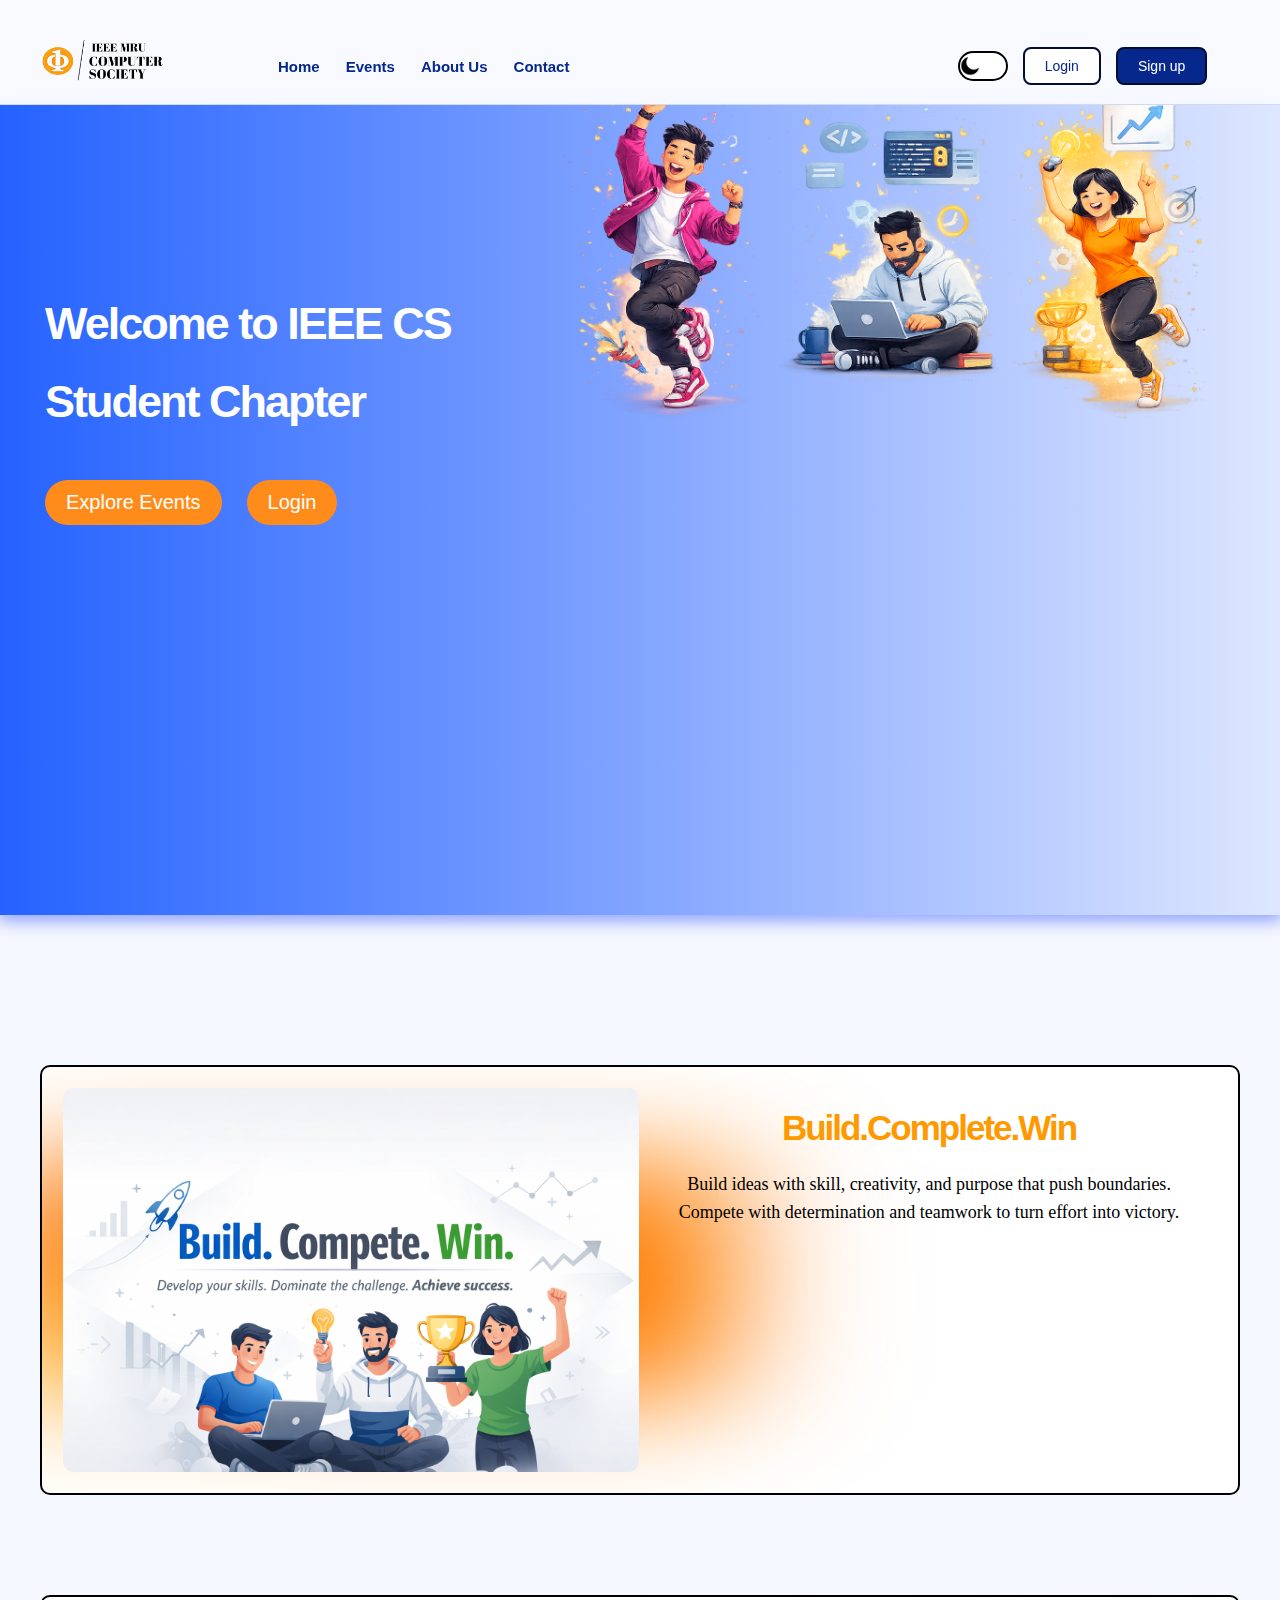
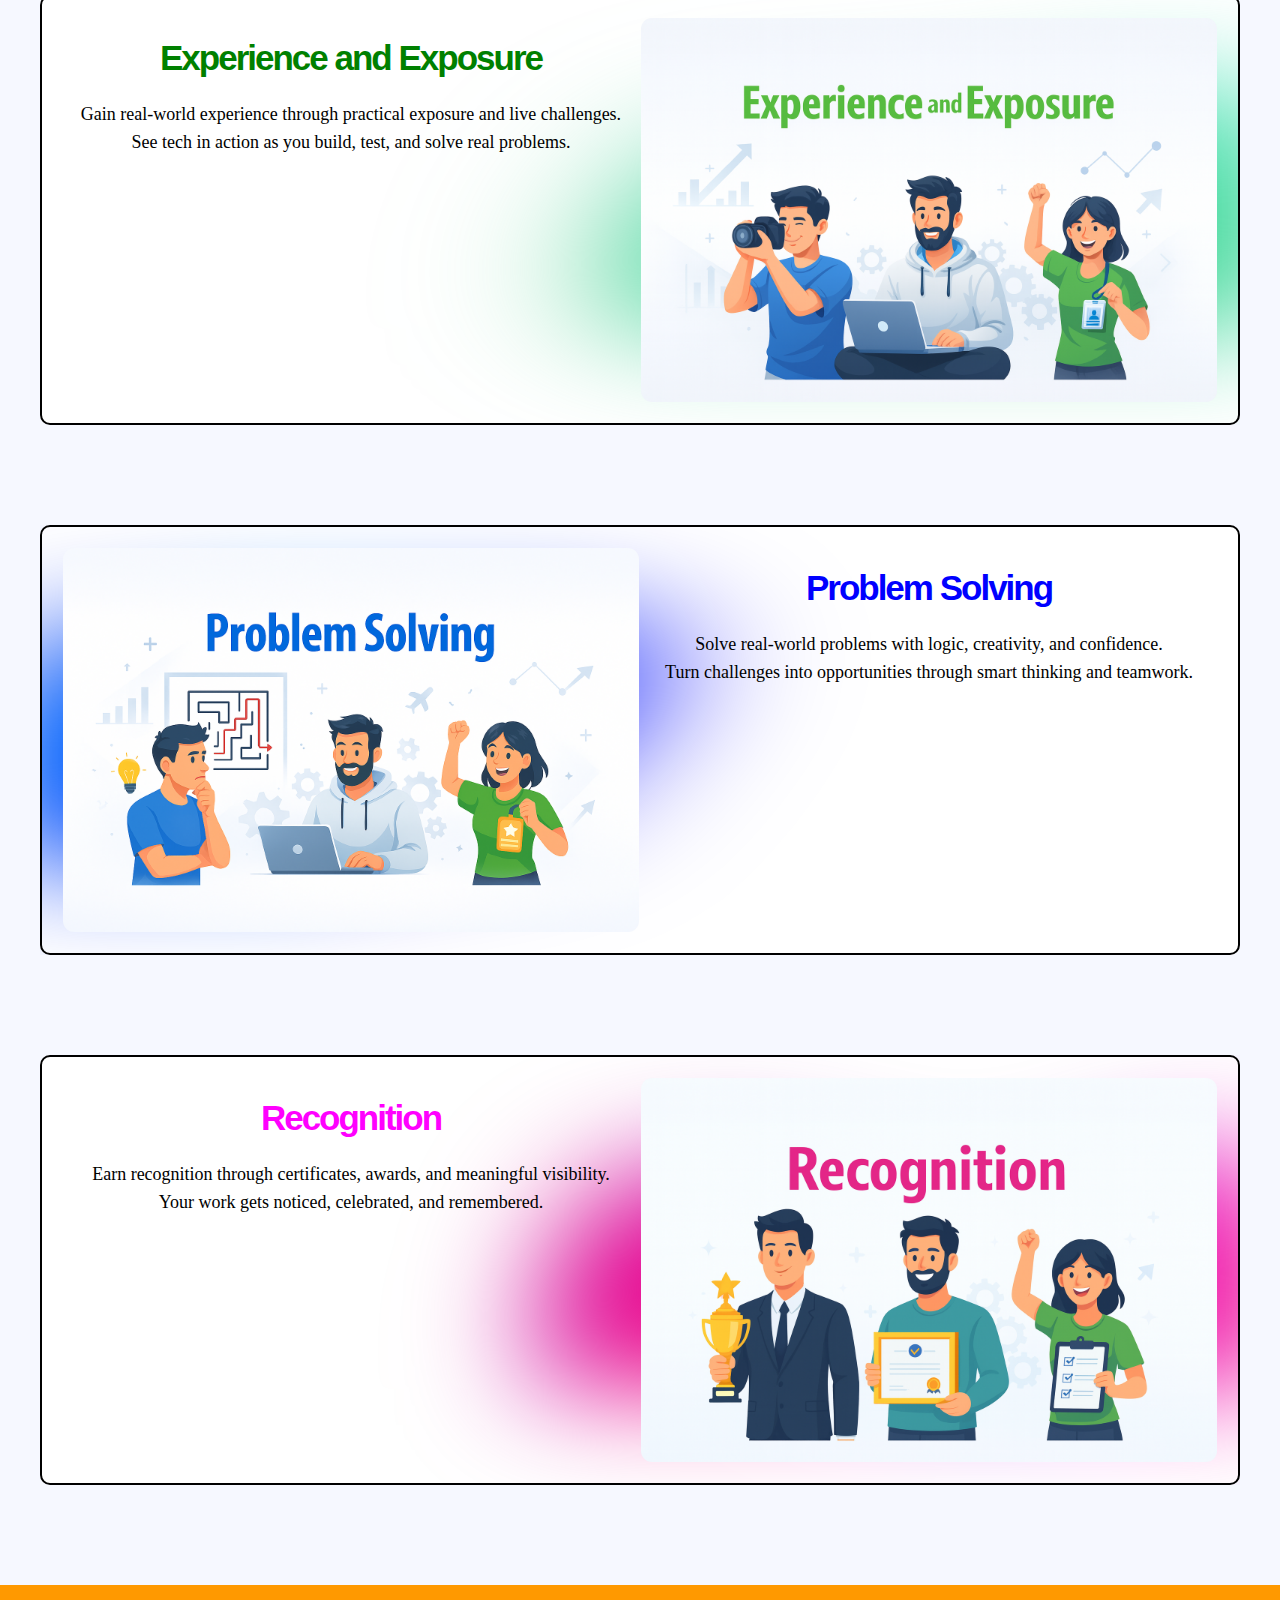
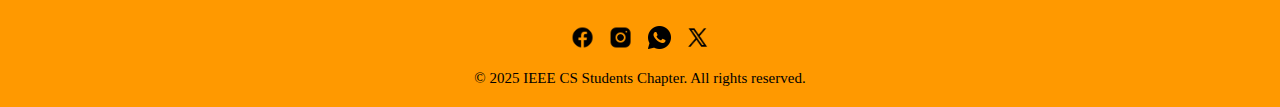
<file: index.html>
<!DOCTYPE html>
<html lang="en">
<head>
    <meta charset="UTF-8">
    <meta name="viewport" content="width=device-width, initial-scale=1.0">
    <title>IEEE CS Students</title>
    <link rel="stylesheet" href="style.css">
    <link rel="stylesheet" href="queries.css">
</head>
<body>
    <!--Header area-->
 <header class="heading">
        <!-- Navigation bar -->
        <nav class="button-alignment">
        <div class="but_logo">
            <a class="logo_link" href="index.html"><img class="logo" src="Media/logo.webp"></image></a>
                <ul class="nav-button">
                    <li><a class="btn btn-primary" href="index.html">Home</a></li>
                    <li><a class="btn btn-primary" href="events.html">Events</a></li>
                    <li><a class="btn btn-primary" href="about.html">About Us</a></li>
                    <li><a class="btn btn-primary" href="contact.html">Contact</a></li>
                </ul>
            </div>
            <ul class="login">
                <li class="modeButton"><div class="toggleButton"></div></li>
                <li><a class="btn1 btn1-sec1" href="login.html">Login</a></li>
                <li><a class="btn1 btn1-sec2" href="login.html?mode=signup"></href>Sign up</a></li>
                <li><a class="mobile_nav" id="mobNav">&#9776</a></li>
            </ul>
                
        </nav>
    </header>

    <!--Hidden box-->
    <div class="hidd_box" id="hidBox">
        <a class="crossPosi" id="closeHiddenBox">&#x2715;</a>
        <a class="logo_link" href="index.html"><img class="hid_logo" src="Media/logo.webp"></image></a>
                <ul class="hidd_list">
                    <li><a class="hidden_buttons" href="index.html">Home</a></li>
                    <li><a class="hidden_buttons" href="events.html">Events</a></li>
                    <li><a class="hidden_buttons" href="about.html">About Us</a></li>
                    <li><a class="hidden_buttons" href="contact.html">Contact</a></li>
                </ul>
    </div>

    <!-- Main content area -->

    <div class="container">
    <main class="apearance_content">
        <section class="hero">
            <h2 class="b_heading"> Welcome to IEEE CS</h2>
            <h2 class="b_heading">Student Chapter</h2>
            <ul class="secondary_button">
                <li><a class="btn btn-secondary" href="events.html">Explore Events</a></li>
                <li><a class="btn btn-secondary" href="login.html">Login</a></li>
            </ul>
            <img class="enjchars" src="Media/Background_characters.png" alt="Characters enjoying events">
        </section>
        <!--Cross image and Text-->
        <section class="features">
            <div class="blockback">
            <div class="bluring1">
                <div class="blocks">
            <img class="simage" src="Media/grid1.png" alt="Process_of_learning">
        <div>
            <h2 class="vs_heading one">Build.Complete.Win</h2>
            <p class="para">Build ideas with skill, creativity, and purpose that push boundaries.</p>
            <p class="para">Compete with determination and teamwork to turn effort into victory.</p>
        </div>
        </div>
    </div>
    </div>

    
    <div class="blockback">
    <div class="bluring2">
        <div class="blocks">
            <img class="simage" src="Media/grid2.png" alt="Experience_and_Exposure">
        <div class="cross_text">
            <h2 class="vs_heading two">Experience and Exposure</h2>
            <p class="para">Gain real-world experience through practical exposure and live challenges.</p>
            <p class="para">See tech in action as you build, test, and solve real problems.</p>
        </div>
        </div>
    </div>
    </div>


    <div class="blockback">
    <div class="bluring3">
        <div class="blocks">
            <img class="simage" src="Media/grid3.png" alt="Problem_solving">
        <div>
            <h2 class="vs_heading three">Problem Solving</h2>
            <p class="para">Solve real-world problems with logic, creativity, and confidence.</p>
            <p class="para">Turn challenges into opportunities through smart thinking and teamwork.</p>
        </div>
        </div>
    </div>
    </div>

    
    <div class="blockback">
    <div class="bluring4">   
     <div class="blocks">
            <img class="simage" src="Media/grid4.png" alt="Recognition_from_College">
        <div class="cross_text">
            <h2 class="vs_heading four">Recognition</h2>
            <p class="para">Earn recognition through certificates, awards, and meaningful visibility.</p>
            <p class="para">Your work gets noticed, celebrated, and remembered.</p>
        </div>
        </div>
    </div>
    </div>
        </section>

    </main>
</div>
    <!--Footer area-->
    <footer class="floor">
        <ul class="floor-icons">
            <li><a  href="https://www.facebook.com"><img class="media_icon" src="Media/fb.png" alt="Facebook Icon"></a></li>
            <li><a href="https://www.instagram.com"><img class="media_icon" src="Media/insta.png" alt="Instagram Icon"></a></li>
            <li><a href="https://www.whatsapp.com"><img class="media_icon" src="Media/whatsapp.png" alt="WhatsApp Icon"></a></li>
            <li><a href="https://www.x.com"><img class="media_icon" src="Media/x.png" alt="X Icon"></a></li>
        </ul>
        <p class="Copyright">&copy; 2025 IEEE CS Students Chapter. All rights reserved.</p>
    </footer>
<script src="script.js"></script>
</body>
</html>
</file>
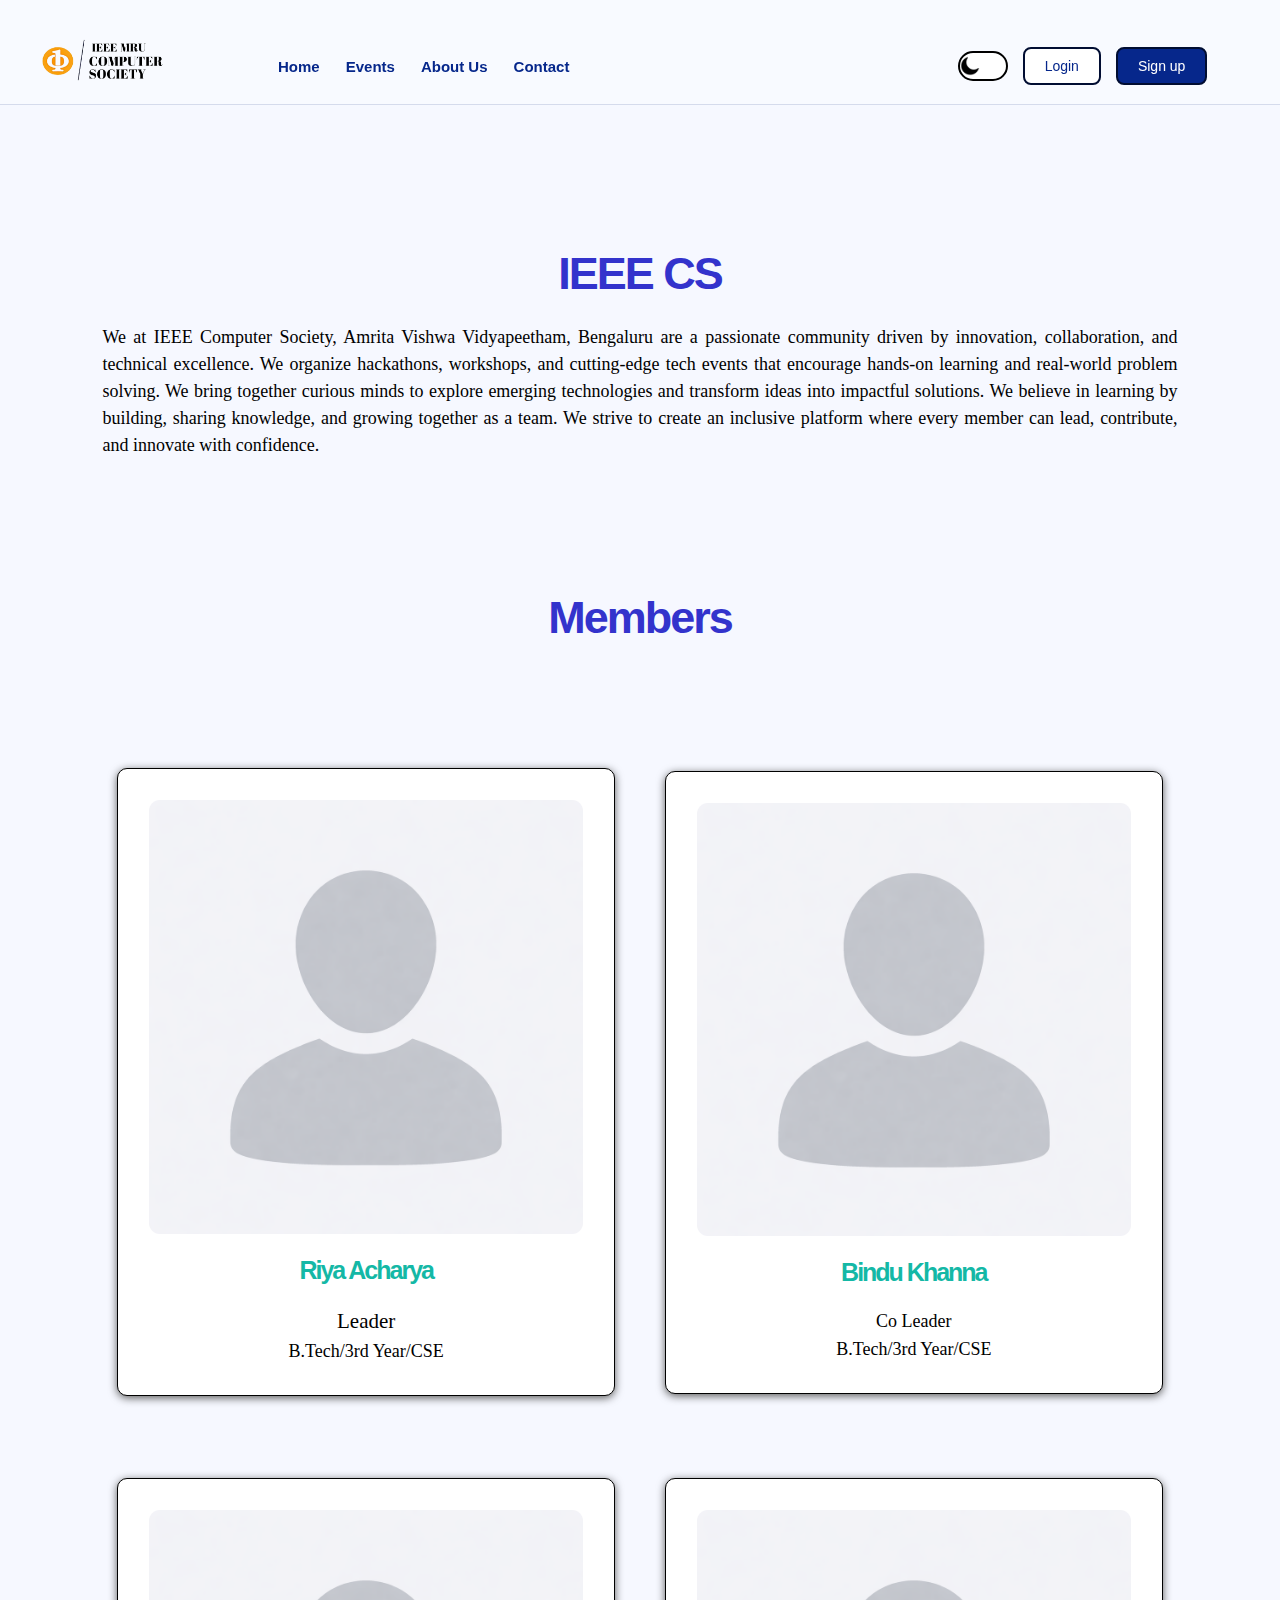
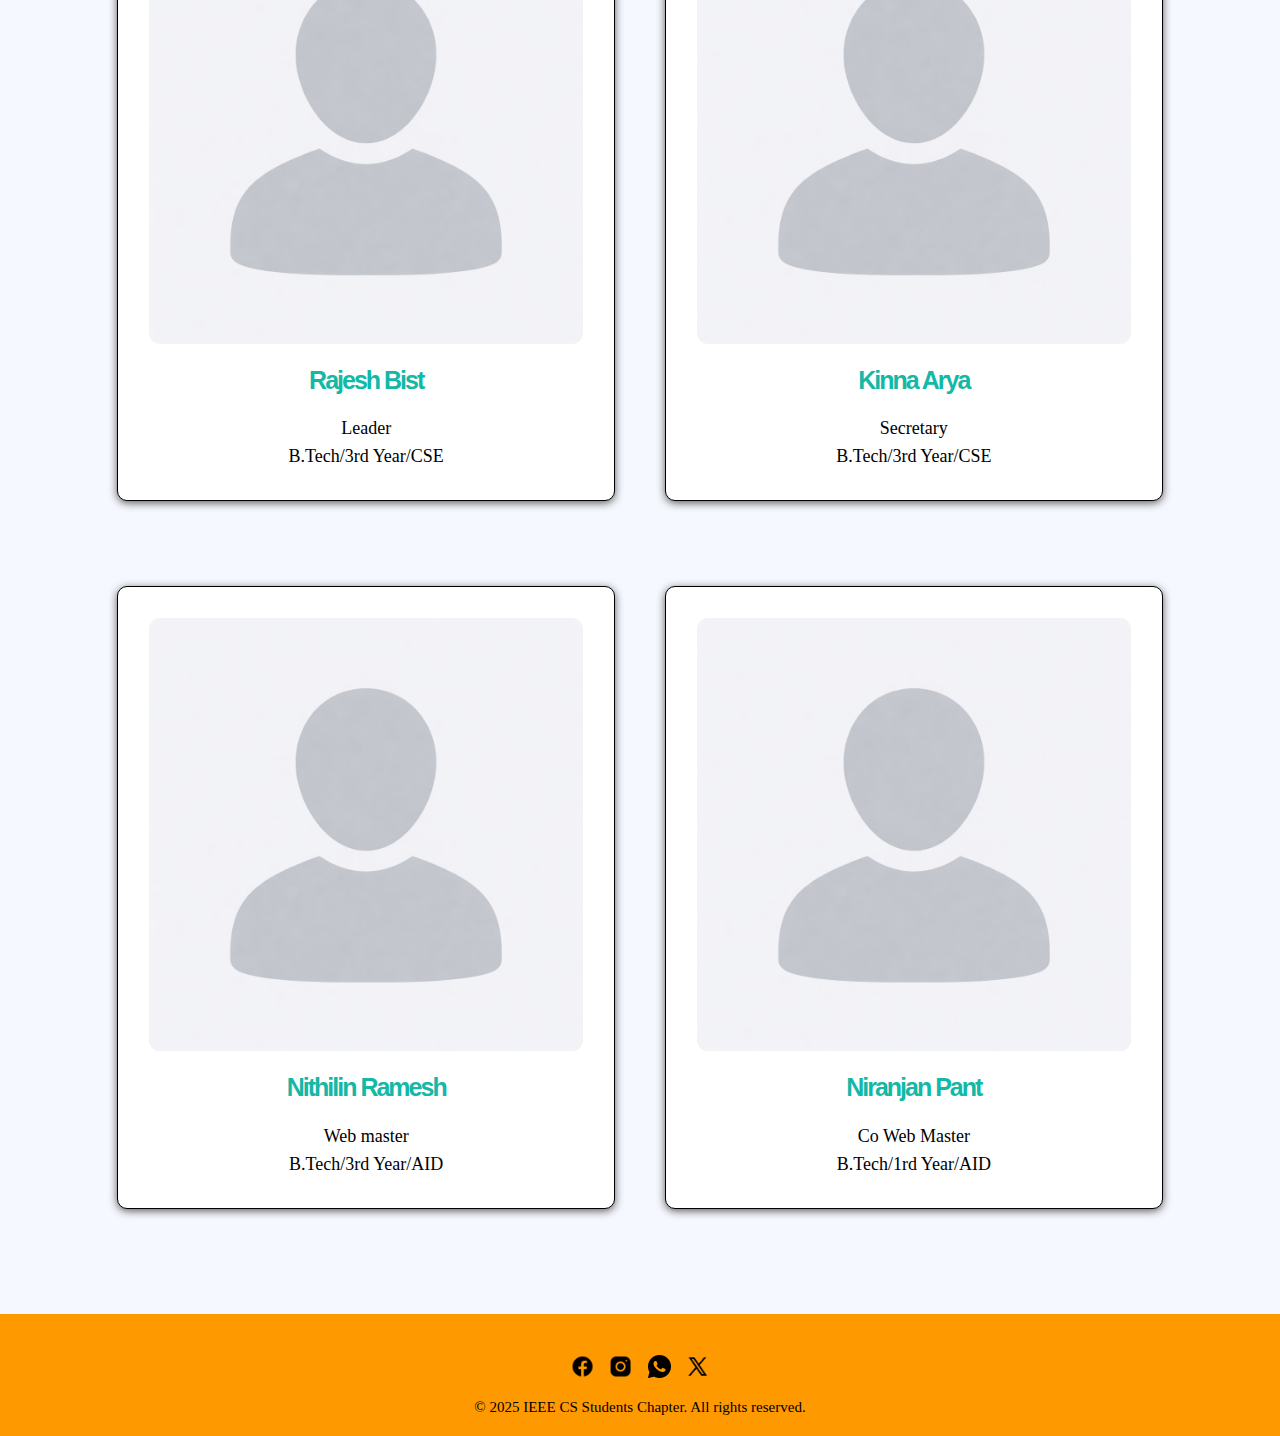
<file: about.html>
<!DOCTYPE html>
<html lang="en">
<head>
    <meta charset="UTF-8">
    <meta name="viewport" content="width=device-width, initial-scale=1.0">
    <title>IEEE CS Students</title>
    <link rel="stylesheet" href="style.css">
    <link rel="stylesheet" href="queries.css">
</head>
<body>
    <!--Header area-->
 <header class="heading">
        <!-- Navigation bar -->
        <nav class="button-alignment">
        <div class="but_logo">
            <a class="logo_link" href="index.html"><img class="logo" src="Media/logo.webp"></image></a>
                <ul class="nav-button">
                    <li><a class="btn btn-primary" href="index.html">Home</a></li>
                    <li><a class="btn btn-primary" href="events.html">Events</a></li>
                    <li><a class="btn btn-primary" href="about.html">About Us</a></li>
                    <li><a class="btn btn-primary" href="contact.html">Contact</a></li>
                </ul>
            </div>
            <ul class="login">
                <li class="modeButton"><div class="toggleButton"></div></li>
                <li><a class="btn1 btn1-sec1" href="login.html">Login</a></li>
                <li><a class="btn1 btn1-sec2" href="login.html?mode=signup"></href>Sign up</a></li>
                <li><a class="mobile_nav" id="mobNav">&#9776</a></li>
            </ul>
        </nav>
    </header>

    <!--Hidden box-->
    <div class="hidd_box" id="hidBox">
        <a class="crossPosi" id="closeHiddenBox">&#x2715;</a>
        <a class="logo_link" href="index.html"><img class="hid_logo" src="Media/logo.webp"></image></a>
                <ul class="hidd_list">
                    <li><a class="hidden_buttons" href="index.html">Home</a></li>
                    <li><a class="hidden_buttons" href="events.html">Events</a></li>
                    <li><a class="hidden_buttons" href="about.html">About Us</a></li>
                    <li><a class="hidden_buttons" href="contact.html">Contact</a></li>
                </ul>
            </div>

    <!-- Main content area -->

    <section class="introIEEE">
        <h2 class="m_heading">IEEE CS</h2>
        <p class="para-IEEE">We at IEEE Computer Society, Amrita Vishwa Vidyapeetham, Bengaluru are a passionate community driven by innovation, collaboration, and technical excellence.
            We organize hackathons, workshops, and cutting-edge tech events that encourage hands-on learning and real-world problem solving.
            We bring together curious minds to explore emerging technologies and transform ideas into impactful solutions. We believe in learning by building, sharing knowledge, and growing together as a team.
            We strive to create an inclusive platform where every member can lead, contribute, and innovate with confidence.
        </p>
    </section>
    <!--Members list-->
    <section>
         <div class="abouthead">
             <h2 class="m_heading">Members</h2>
        </div>
        <div class="container2">
                <div class="Two_users">
                    <img class="simage"src="Media/member.jpg" alt="Leader">
                    <h5 class="s_heading">Riya Acharya</h5>
                    <p class="para para-position">Leader</p>
                    <p class="para">B.Tech/3rd Year/CSE</p>
                </div>
        
                <div class="Two_users">
                    <img class="simage" src="Media/member.jpg" alt="Sectratory">
                    <h5 class="s_heading">Bindu Khanna</h5>
                    <p class="para position">Co Leader</p>
                    <p class="para">B.Tech/3rd Year/CSE</p>
                </div>
                
                <div class="Two_users">
                    <img class="simage" src="Media/member.jpg" alt="Leader">
                    <h5 class="s_heading">Rajesh Bist</h5>
                    <p class="para position">Leader</p>
                    <p class="para">B.Tech/3rd Year/CSE</p>
                </div>
                
                <div class="Two_users">
                    <img class="simage" src="Media/member.jpg" alt="Sectratory">
                    <h5 class="s_heading">Kinna Arya</h5>
                    <p class="para position">Secretary</p>
                    <p class="para">B.Tech/3rd Year/CSE</p>
                </div>

                <div class="Two_users">
                    <img class="simage" src="Media/member.jpg" alt="Leader">
                    <h5 class="s_heading">Nithilin Ramesh</h5>
                    <p class="para position">Web master</p>
                    <p class="para">B.Tech/3rd Year/AID</p>
                </div>
                
                <div class="Two_users">
                    <img class="simage" src="Media/member.jpg" alt="Sectratory">
                    <h5 class="s_heading">Niranjan Pant</h5>
                    <p class="para position">Co Web Master</p>
                    <p class="para">B.Tech/1rd Year/AID</p>
                </div>
        </div>
    </section>

 <!--Footer area-->
    <footer class="floor">
        <ul class="floor-icons">
            <li><a  href="https://www.facebook.com"><img class="media_icon" src="Media/fb.png" alt="Facebook Icon"></a></li>
            <li><a href="https://www.instagram.com"><img class="media_icon" src="Media/insta.png" alt="Instagram Icon"></a></li>
            <li><a href="https://www.whatsapp.com"><img class="media_icon" src="Media/whatsapp.png" alt="WhatsApp Icon"></a></li>
            <li><a href="https://www.x.com"><img class="media_icon" src="Media/x.png" alt="X Icon"></a></li>
        </ul>
        <p class="Copyright">&copy; 2025 IEEE CS Students Chapter. All rights reserved.</p>
    </footer>
    <script src="script.js"></script>
</body>
</html>
</file>
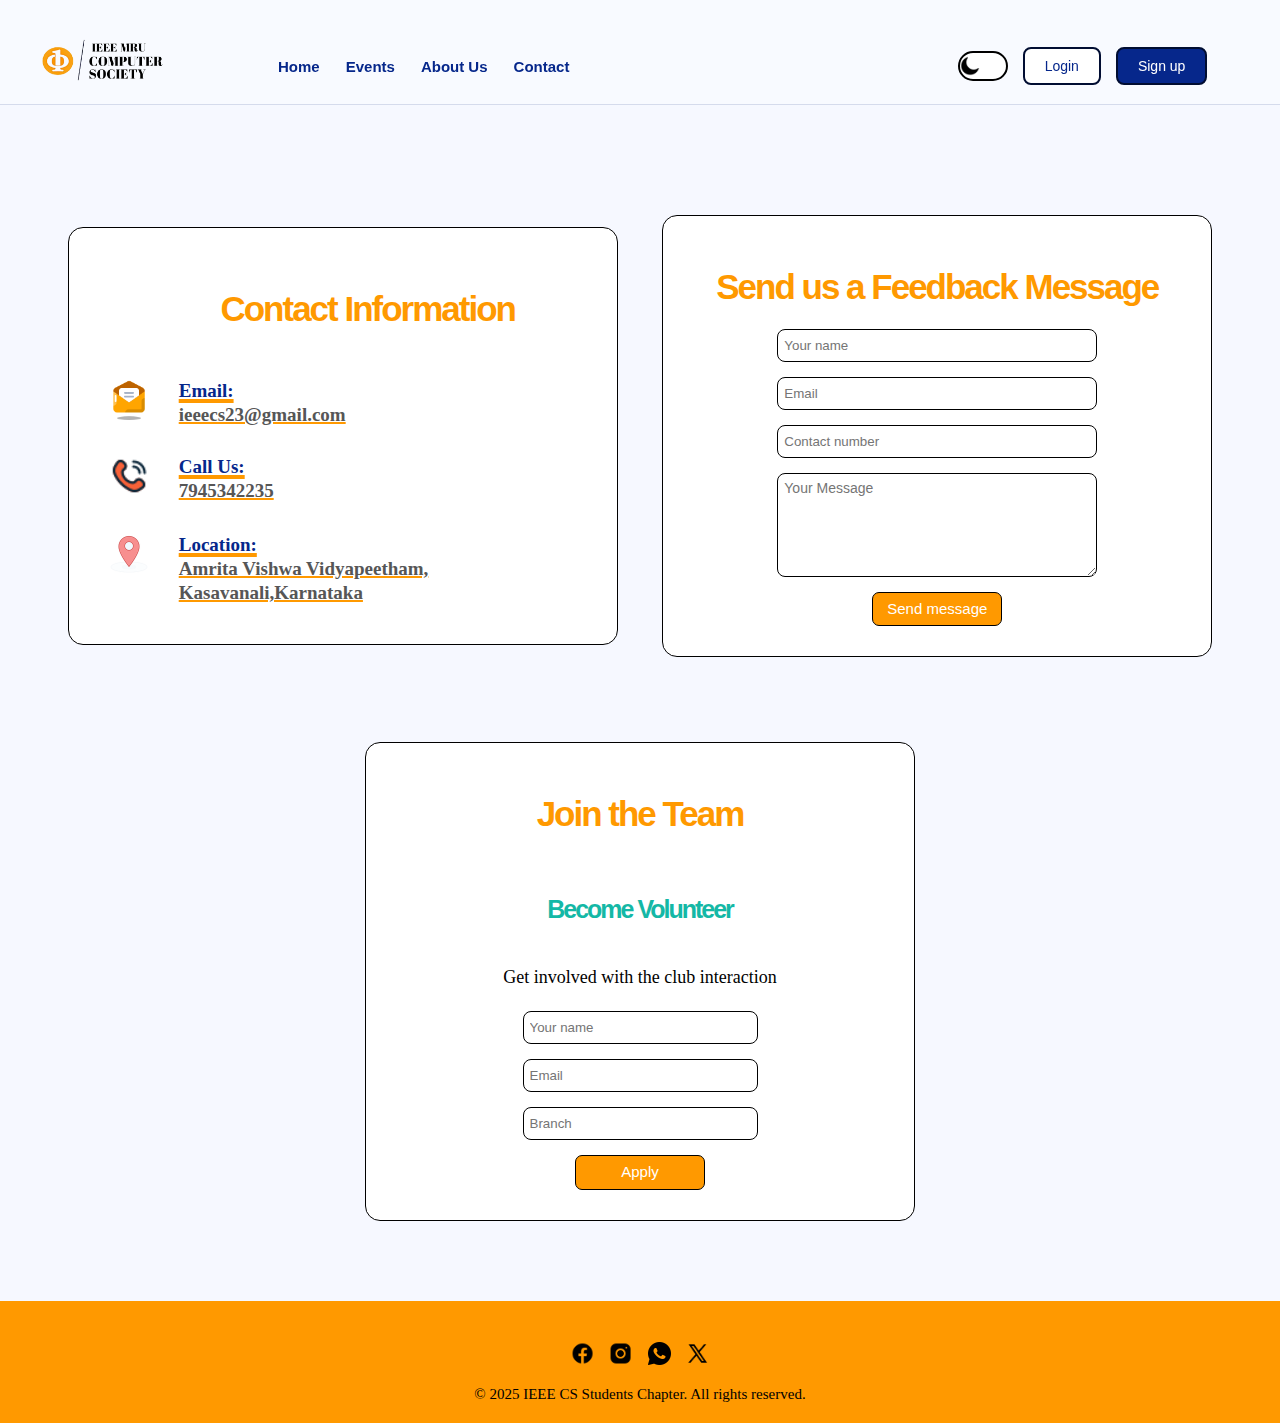
<file: contact.html>
<!DOCTYPE html>
<html lang="en">
<head>
    <meta charset="UTF-8">
    <meta name="viewport" content="width=device-width, initial-scale=1.0">
    <title>IEEE CS Students</title>
    <link rel="stylesheet" href="style.css">
    <link rel="stylesheet" href="queries.css">
</head>
<body>
    <!--Header area-->
    <header class="heading">
        <!-- Navigation bar -->
        <nav class="button-alignment">
        <div class="but_logo">
            <a class="logo_link" href="index.html"><img class="logo" src="Media/logo.webp"></image></a>
                <ul class="nav-button">
                    <li><a class="btn btn-primary" href="index.html">Home</a></li>
                    <li><a class="btn btn-primary" href="events.html">Events</a></li>
                    <li><a class="btn btn-primary" href="about.html">About Us</a></li>
                    <li><a class="btn btn-primary" href="contact.html">Contact</a></li>
                </ul>
            </div>
            <ul class="login">
                <li class="modeButton"><div class="toggleButton"></div></li>
                <li><a class="btn1 btn1-sec1" href="login.html">Login</a></li>
                <li><a class="btn1 btn1-sec2" href="login.html?mode=signup"></href>Sign up</a></li>
                <li><a class="mobile_nav" id="mobNav">&#9776</a></li>
            </ul>
        </nav>
    </header>

    <!--Hidden box-->
    <div class="hidd_box" id="hidBox">
        <a class="crossPosi" id="closeHiddenBox">&#x2715;</a>
        <a class="logo_link" href="index.html"><img class="hid_logo" src="Media/logo.webp"></image></a>
                <ul class="hidd_list">
                    <li><a class="hidden_buttons" href="index.html">Home</a></li>
                    <li><a class="hidden_buttons" href="events.html">Events</a></li>
                    <li><a class="hidden_buttons" href="about.html">About Us</a></li>
                    <li><a class="hidden_buttons" href="contact.html">Contact</a></li>
                </ul>
            </div>


    <!-- Main content area -->
     <section class="appearance_content">
    <div class="container3">
        <!--Contact detail box-->
        <div class="cont">
            <div class="cont_head">
                <h2 class="vs_heading">Contact Information</h2>
            </div>
            <div class="gapma">
                <img class="logicon" src="Media/mail.png">
                <div class="motorola">
                    <p class="cont_name">Email:</p>
                    <p class="cont_name2">ieeecs23@gmail.com</p>
                </div>
            </div>

            <div class="gapma">
                <img class="logicon" src="Media/call.png">
                <div class="motorola">
                    <p class="cont_name">Call Us:</p>
                    <p class="cont_name2">7945342235<p>
                </div>
        
            </div>

            <div class="gapma">
                <img class="logicon" src="Media/location.gif">
                <div class="motorola">
                    <p class="cont_name">Location:</p>
                    <p class="cont_name2">Amrita Vishwa Vidyapeetham,</p>
                    <p class="cont_name2">Kasavanali,Karnataka</p>
                    
                </div>
            </div>
        </div>
        <!--Information box-->
        <div class="info">
            <h2 class="vs_heading">Send us a Feedback Message</h2>
            <form class="message-entry"action="xyz.php" method="post">
                <input class="message-data" type="text" name="name" placeholder="Your name" required autocomplete="name">
                <input class="message-data" type="email" name="mail"  placeholder="Email" required autocomplete="email">
                <input class="message-data" type="tel" name="phone number"  placeholder="Contact number" required maxlength="10" autocomplete="tel">
                <textarea class="message-text" name="message" placeholder="Your Message" required rows="6" cols="6"></textarea>
                <input type="submit" class="submit-button" value="Send message" name="submition button">
            </form>
        </div>
    </div>
</section>

<section >
    <!--Volunteer request box-->
    <div class="container4">
        <h2 class="vs_heading">Join the Team</h2>
        <h4 class="s_heading">Become Volunteer</h4>
        <p class="para">Get involved with the club interaction</p>
        <form class="message-entry2"action="xyz.php" method="post"> 
            <input class="message-data2" type="text" name="user_name" placeholder="Your name" required autocomplet="name">
            <input class="message-data2" type="email" name="user_mail"  placeholder="Email" required autocomplete="email">
            <input class="message-data2" type="text" name="user_branch" placeholder="Branch" required>
            <input type="submit" class="submit-button" value="Apply" name="submition button">     
        </form>
    </div>
</section>
    <!--Footer area-->
    <footer class="floor">
        <ul class="floor-icons">
            <li><a  href="https://www.facebook.com"><img class="media_icon" src="Media/fb.png" alt="Facebook Icon"></a></li>
            <li><a href="https://www.instagram.com"><img class="media_icon" src="Media/insta.png" alt="Instagram Icon"></a></li>
            <li><a href="https://www.whatsapp.com"><img class="media_icon" src="Media/whatsapp.png" alt="WhatsApp Icon"></a></li>
            <li><a href="https://www.x.com"><img class="media_icon" src="Media/x.png" alt="X Icon"></a></li>
        </ul>
        <p class="Copyright">&copy; 2025 IEEE CS Students Chapter. All rights reserved.</p>
    </footer>
    <script src="script.js"></script>
</body>
</html>
</file>
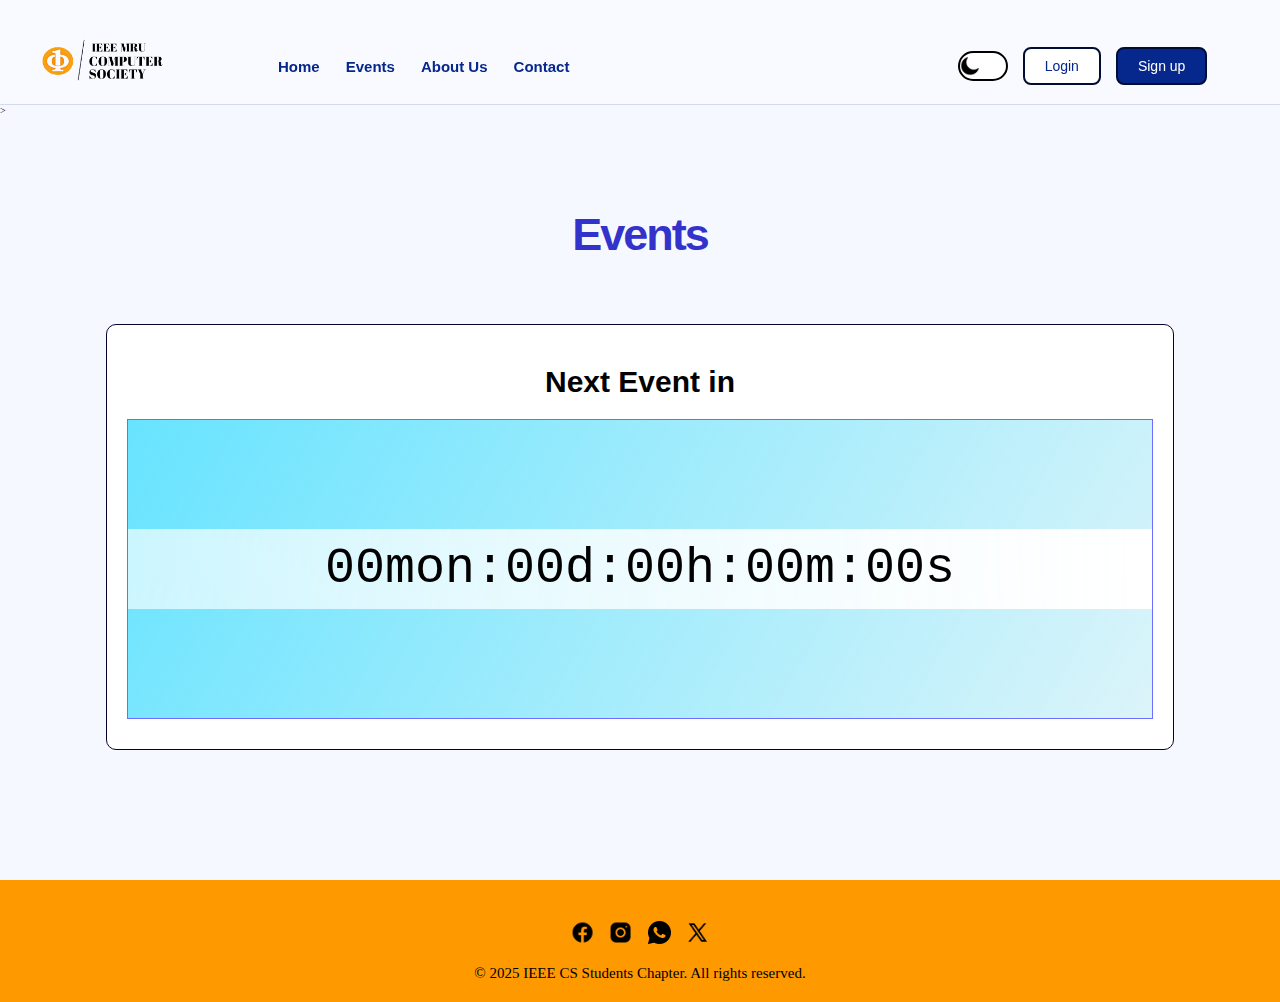
<file: events.html>
<!DOCTYPE html>
<html lang="en">
<head>
    <meta charset="UTF-8">
    <meta name="viewport" content="width=device-width, initial-scale=1.0">
    <title>IEEE CS Students</title>
    <link rel="stylesheet" href="style.css">
    <link rel="stylesheet" href="queries.css">
</head>
<body>
    <!--Header area-->
 <header class="heading">
        <!-- Navigation bar -->
        <nav class="button-alignment">
        <div class="but_logo">
            <a class="logo_link" href="index.html"><img class="logo" src="Media/logo.webp"></image></a>
                <ul class="nav-button">
                    <li><a class="btn btn-primary" href="index.html">Home</a></li>
                    <li><a class="btn btn-primary" href="events.html">Events</a></li>
                    <li><a class="btn btn-primary" href="about.html">About Us</a></li>
                    <li><a class="btn btn-primary" href="contact.html">Contact</a></li>
                </ul>
            </div>
            <ul class="login">
                <li class="modeButton"><div class="toggleButton"></div></li>
                <li><a class="btn1 btn1-sec1" href="login.html">Login</a></li>
                <li><a class="btn1 btn1-sec2" href="login.html?mode=signup"></href>Sign up</a></li>
                <li><a class="mobile_nav" id="mobNav">&#9776</a></li>
            </ul>
        </nav>
    </header>

    <!--Hidden box-->
    <div class="hidd_box" id="hidBox">
        <a class="crossPosi" id="closeHiddenBox">&#x2715;</a>
        <a class="logo_link" href="index.html"><img class="hid_logo" src="Media/logo.webp"></image></a>
                <ul class="hidd_list">
                    <li><a class="hidden_buttons" href="index.html">Home</a></li>
                    <li><a class="hidden_buttons" href="events.html">Events</a></li>
                    <li><a class="hidden_buttons" href="about.html">About Us</a></li>
                    <li><a class="hidden_buttons" href="contact.html">Contact</a></li>
                </ul>
            </div>
>


    <!-- Main content area -->
    <div class="container_event">
    <main class="appearance_content">
        <h2 class="m_heading">Events</h2>
        <!-- Upcoming Events Section -->
         
        <section class="events">
            <h3 class="time_tit">Next Event in</h3>
            <div class="comming_soon">
                <div class="clock" id="clock">00mon:00d:00h:00m:00s</div>
            </div>
        </section>
    </main>
</div>
    <!--Footer area-->
    <footer class="floor">
        <ul class="floor-icons">
            <li><a  href="https://www.facebook.com"><img class="media_icon" src="Media/fb.png" alt="Facebook Icon"></a></li>
            <li><a href="https://www.instagram.com"><img class="media_icon" src="Media/insta.png" alt="Instagram Icon"></a></li>
            <li><a href="https://www.whatsapp.com"><img class="media_icon" src="Media/whatsapp.png" alt="WhatsApp Icon"></a></li>
            <li><a href="https://www.x.com"><img class="media_icon" src="Media/x.png" alt="X Icon"></a></li>
        </ul>
        <p class="Copyright">&copy; 2025 IEEE CS Students Chapter. All rights reserved.</p>
    </footer>
    <script src="script.js"></script>
</body>
</html>
</file>
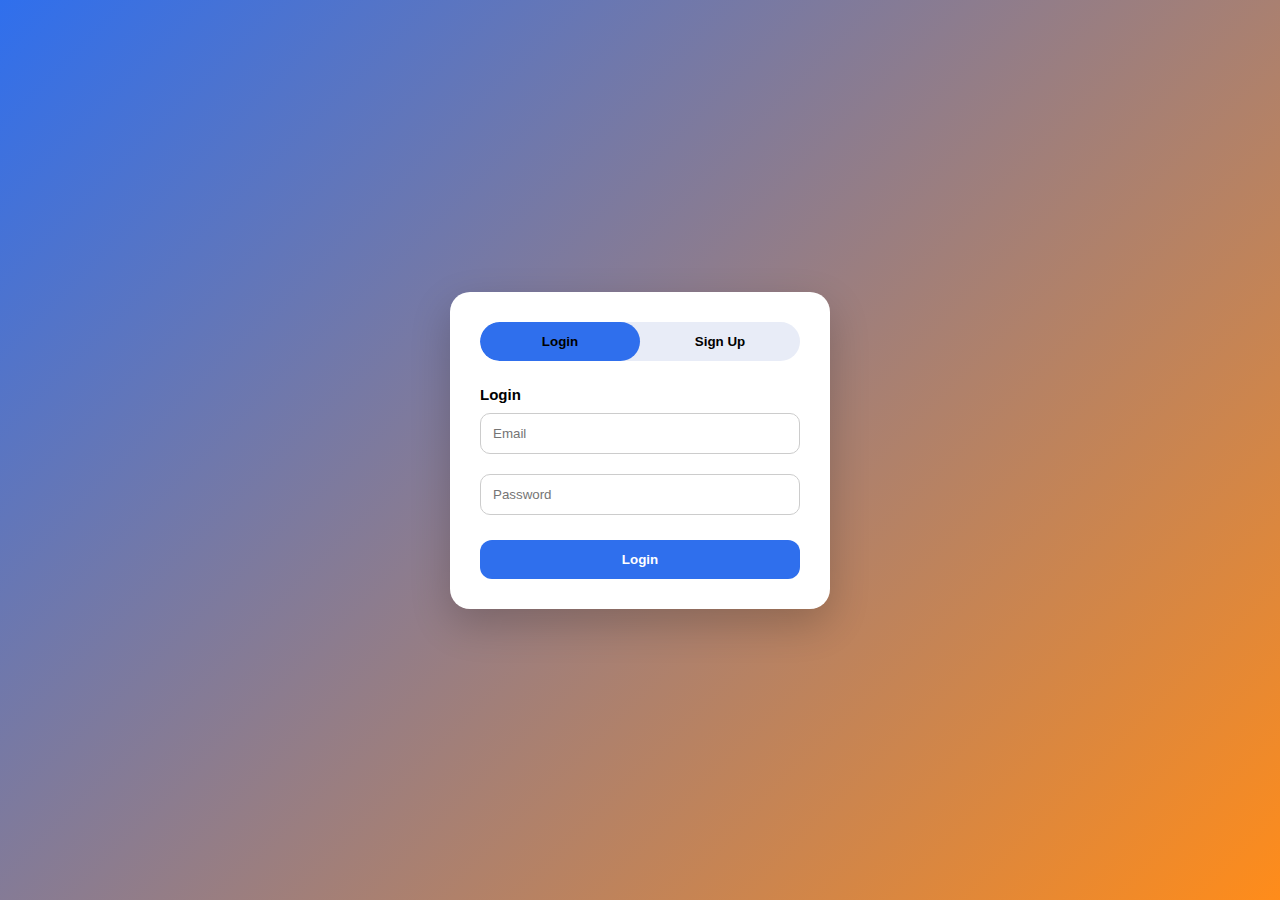
<file: login.html>
<!DOCTYPE html>
<html lang="en">
<head>
<meta charset="UTF-8">
<meta name="viewport" content="width=device-width, initial-scale=1.0">
<title>Sign In / Sign Up</title>
<link rel="stylesheet" href="style.css">
<link rel="stylesheet" href="queries.css">
<style>
body{
  margin:0;
  height:100vh;
  display:flex;
  justify-content:center;
  align-items:center;
  background:linear-gradient(135deg,var(--blue),var(--orange));
  font-family:'Poppins',sans-serif;
}
</style>
</head>

<body>

<div class="container_login">

  <!-- Toggle -->
  <div class="toggle" id="toggle">
    <div class="slider"></div>
    <button onclick="showLogin()">Login</button>
    <button onclick="showSignup()">Sign Up</button>
  </div>

  <!-- Login -->
  <div class="form login-form active">
    <h2>Login</h2>
    <input class="userDat" type="email" autofocus placeholder="Email">
    <input class="userDat" type="password" placeholder="Password">
    <button class="submit">Login</button>
  </div>

  <!-- Signup -->
  <div class="form signup-form">
    <h2>Create Account</h2>
    <input class="userDat" type="text" placeholder="Full Name">
    <input class="userDat" type="email" placeholder="Email">
    <input class="userDat" type="password" placeholder="Password">
    <button class="submit">Sign Up</button>
  </div>

</div>

<script src="script.js"></script>
</body>
</html>
</file>
<file: style.css>
/*------------Global Section--------*/
:root{
    --letter-space:-2px;
    --theme-color:#06278b;
    --linblock:inline-block;
    --line-height:1.5;
    --font:'Poppins',sans-serif;
    --footer-color:#ff9900;
    --font-style2:'Pacifico', 'Lobster', 'Dancing Script', cursive;
    --shadow-color:#3F3F3F;
    --shadow-color2:#5b5b5b;
    --button-color:#ffffffd2;
    --blue:#2f6fed;
    --orange:#ff8c1a;
    --bg:#f5f7fb;
}


*{
    box-sizing:border-box;
    margin:0px;
    padding:0px;
}

html{
    font-size: 62.5%;
}

body{
    background-color:#f6f8ff;
    overflow-x:hidden;
}

.container{
    max-width: 1600px;
    width:100%;
    margin: 0 auto;
}


/*------------Navigation Section--------*/

ul{
    list-style:none; 
    font-weight:500;
}


.heading{
    max-width:100vw;
    width:100%;
    height:10.5rem;
    margin:0 auto;
    position:sticky;
    top:0px;
    background: rgba(248, 250, 255, 0.85);
    backdrop-filter: blur(12px);
    border-bottom: 1px solid rgba(11,40,128,0.15);
    padding: 0rem 2.5rem;
    overflow:hidden;
    z-index:2;
}

.button-alignment{
    display:grid;
    grid-template-columns: 3fr 1fr;
    justify-content:space-between;
    margin:0 1.5rem;
    align-items:center;
}

.but_logo{
    display:flex;
    gap:10rem;
    justify-items:space-between;
}
.nav-button{
    display:flex;
    justify-content:space-between;
    align-items:center;
    font-weight:600;
    gap:1rem;

}

.btn{
    padding:0.8rem;
    border-radius:5px;
    text-decoration:none;  
    color:var(--theme-color);
    font-size:1.5rem;
    font-family: var(--font);
    display:flex;
    justify-content: center;
    align-items:center;
    flex-shrink: 1;
}


.btn-primary:active,.btn-primary:hover{
    background-color:var(--button-color);
    transform: scale(1.04,1.04);
    box-shadow: 0px 2px 6px 0px var(--shadow-color);
    transition:0.4s;
    text-decoration: none;
}

/*Color mode changer*/
.modeButton{
    width:5rem;
    height: 3rem;
    display:flex;
    justify-items:center;
    align-items:center;
    background-color: white;
    border:2px solid black;
    border-radius: 30px;
    align-self: center;
    justify-self: center;
    cursor: pointer;
    caret-color: transparent;
}
.toggleButton{
    width:2rem;
    height:2rem;
    background-image:url("Media/darkMode.png");
    background-size:cover;
    cursor:pointer;
    transition:0.4s;
}
/*Secondary buttons*/
.login{
    display:flex;
    gap:1.5rem;
    justify-self:center;
}

.btn1{
    padding: 0.9rem 2rem;
    border-radius:8px;
    text-decoration:none;  
    font-weight:500;
    font-size:1.4rem;
    font-family: var(--font);
    display: var(--linblock);
    white-space:nowrap;
    color:#ffffff;
    border:2px solid #010d32;

}


/*This two secondary button are for the Login and reigster page*/
.btn1-sec1:link,.btn1-sec1:visited{
    background-color:#ffffff;
    color:var(--theme-color);
    transition:0.4s;
}

.btn1-sec1:active,.btn1-sec1:hover{
    background-color:var(--theme-color);
    color:#ffffff;
    transform: scale(1.03,1.03);
    box-shadow: 0px 3px 4px 0px var(--shadow-color);
    text-decoration: none;
}

.btn1-sec2:link,.btn1-sec2:visited{
    background-color:var(--theme-color);
    transition:0.4s;

}

.btn1-sec2:active,.btn1-sec2:hover{
    background-color:#3854a9;
    transform: scale(1.03,1.03);
    box-shadow: 0px 3px 4px 0px var(--shadow-color);
    text-decoration: none;
}

.logo{
    width: 13rem;
}

/*---------------Hamberger Icon navigation---------*/
.mobile_nav{
    display:none;
    font-size: 3rem;
    color:black;
}
/*---------------------------Hero section-----------------------------*/
.hero{
    background: linear-gradient(90deg,#0048ffd9, #5887ff26);
    background-position:center;
    background-repeat:no-repeat;
    height:90vh;
    width:100vw;
    padding: 0 4rem;
    padding-top:18rem;
    box-shadow:0px 4px 16px 2px #8ba0ff;
    position:relative;
    overflow: hidden;
}
.enjchars{
    position:relative;
    top:-82%;
    left:40%;
    width:60%;
}


/*-----------Hidden buttons---------*/
.hidd_box{
    height:90vh;
    width:35vw;
    position:fixed;
    background-color: #ffffff;
    padding:1.5rem;
    padding-left:5rem;
    left:65%;
    z-index:3;
    display:none;

}
.crossPosi{
    height: 4rem;
    width: 4rem;
    font-size: 2.5rem;
    padding-left: 1rem;
    padding-top:0.2rem;
    float: right;
    color:black;
    cursor: pointer;
    border-radius: 50%;
}
.crossPosi:hover,.crossPosit:active{
    background-color:lightgray;
}
.hidd_list{
    display:grid;
    margin-top:3rem;

}

.hidden_buttons{
    display:block;
    padding:1.5rem;
    font-size: 2rem;
    text-decoration: none;
    color: black;
    font-family: var(--font);
    border-radius: 8px;

}


.hidden_buttons:active,.hidden_buttons:hover{
        background-color:lightgray;
}
.hid_logo{
    width: 12rem;
    position:relative;
}


/*-------------------Feature section--------------------*/
.secondary_button{
    display:flex;
    align-items: center;
    gap:2.5rem;
    margin-left:0.5rem;
    margin-top:4rem;
}


/* This is the two buttons same color */

.btn-secondary{
background-color:var(--orange);
color:#ffffff;
padding: 1rem 2rem;
font-family:var(--font);
font-size:2rem;
border:1px solid #ff8921c9;
border-radius: 5rem;
display:grid;
}

.btn-secondary:active,.btn-secondary:hover{
    background-color:var(--footer-color) ;
    box-shadow: 2px 2px 4px 0px var(--shadow-color);
    transition:0.4s;
    transform: scale(1.035);
    text-decoration: none;
}

.features{
    display:flex;
    flex-direction: column;
    gap:10rem;
    align-items:center;
    justify-content:center;
    max-width:1600px;   
    text-align:center;
    margin: 10rem auto;
    margin-top: 15rem;
}
.blocks{
    max-width:1200px;
    width:100%;
    display:grid;
    grid-template-columns: 1fr 1fr;
    border:2px solid black;
    justify-content: space-between;
    padding:2rem;
    border-radius:10px;
    text-align: center;
}
.blockback{
    background-color: #ffffff;
    position: relative;
    max-width:1200px;
    width:100%;
    z-index: -2;
    border-radius:10px;
}

.cross_text{
    grid-row: 1 / 2;
}

.bluring1{
  position: relative;
  overflow: hidden;
}

.bluring1::before{
  content: "";
  position: absolute;
  inset: 25% 35% 25% 0;
  background-image: url("Media/first_orange.svg");
  background-position: right;
  filter: blur(50px);
  transform: scale(1.1); /* prevents blur edges */
  z-index: -1;
}



.bluring2{
  position: relative;
  overflow: hidden;
}

.bluring2::before{
  content: "";
  position: absolute;
  inset: 25% 0 25% 35%;
  background-image: url("Media/second_green.svg");
  background-position: left;
  filter: blur(50px);
  transform: scale(1.1); /* prevents blur edges */
  z-index: -1;
}

.bluring3{
  position: relative;
  overflow: hidden;
}

.bluring3::before{
  content: "";
  position: absolute;
  inset: 25% 35% 25% 0;
  background-image: url("Media/third_blue.svg");
  background-position: right;
  filter: blur(50px);
  transform: scale(1.1); /* prevents blur edges */
  z-index: -1;
}

.bluring4{
  position: relative;
  overflow: hidden;
}

.bluring4::before{
  content: "";
  position: absolute;
  inset: 25% 0% 25% 38%;
  background-image: url("Media/fourth_pink.svg");
  background-position: left;
  filter: blur(50px);
  transform: scale(1.1); /* prevents blur edges */
  z-index: -1;
}

/*---------------Attribute control----------------------*/
.b_heading{
    line-height: var(--line-height);
    letter-spacing: var(--letter-space);
    font-family:var(--font);
    color:#ffffff;
    font-size: 4.5rem;
    padding: 0.5rem;
}

.m_heading{
    line-height: var(--line-height);
    letter-spacing: var(--letter-space);
    font-family: var(--font);
    color: #3333cc;
    font-size: 4.5rem;    
    margin: 1rem;
    padding: 0.5rem;
    text-align:center;
}  
.s_heading{
        line-height: var(--line-height);
        letter-spacing: var(--letter-space);
        font-family: var(--font);
        color: #14B8A6;
        font-size: 2.5rem;    
        margin: 1rem;
        padding: 0.5rem;
        text-align:center;
}
    
.vs_heading{
    line-height: var(--line-height);
    letter-spacing: var(--letter-space);
    font-family: var(--font);
    color: var(--footer-color);
    font-size: 3.5rem;    
    margin: 1rem;
    padding: 0.5rem;
    text-align:center;
}


.para{
    line-height:var(--line-height);
    color:#000000;
    font-size:1.8rem;
    padding-top:1px;
    text-align: center;
}

/*-----Front page feature section font color changed----*/
.two{
    color:green;
}

.three{
    color:blue;
}

.four{
    color: magenta;
}
/*---------------Images-----------------*/

.bimage{
    max-width:1000px;
    width:100%;
    padding:1px;
    margin:1px;
    margin-top:2rem;
}
.mimage{
    width:1000px;
    height:auto;
    max-width:1300px;
    width:100%;
}
.simage{
    max-width:600px;
    width:100%;
    height:auto;
    padding: 1px;
    border-radius:12px;
    transition:0.5s ease;
}
/*------------------Event Section------------------*/
.container_event{
    max-width: 1200px;
    width:100%;
    margin: 0 auto;
    margin-top: 1rem;
    overflow: hidden;
}

.events{
    margin:0rem 1.6rem 2rem 1.6rem;
    border:1px solid rgb(5, 5, 44); 
    padding:2rem 2rem 3rem;
    background-color:#ffffff;
    border-radius:10px;
    margin-top:5rem;
    margin-bottom:8rem;
}

.appearance_content{
    text-align:center;
    margin-top:1rem;
    padding:5rem;
}
.comming_soon{
    height:30rem;
    background:linear-gradient(120deg,#33daffbd,#a3e3f164);
    position:relative;
    display:flex;
    align-items: center;
    justify-content: center;
    position:relative;
    z-index: 2;
    border:1px solid #6d6dff;
}


.time_tit{
    font-size:3rem;
    color:#000000;
    font-family: sans-serif;
    text-align: center;
    padding:2rem 0;
}
.clock{
    width:100%;
    background-color:rgba(255, 255, 255, 0.656);
    height:8rem;
    background:linear-gradient(90deg,#ffffffa3,#ffffff);
    font-size: 5rem;
    font-family: monospace;
    display:flex;
    justify-content: center;
    align-items: center;
}


/*-------------------------About section----------------*/

.container2{
    max-width: 1250px;
    width: 100%;
    padding: 8%;
    margin: 0 auto;
    display:grid;
    grid-template-columns: repeat(2,1fr);
    row-gap:8rem;
    column-gap: 5rem;
    justify-items:center;
    align-items:center;
    grid-template-rows: repeat(3,1fr);
    
}

.introIEEE{
    margin: 0 auto;
    margin-top: 12rem;
    display:flex;
    flex-direction:column;
    max-width:1600px;
    width:100%;
    padding:0 8%;
    grid-template-rows:1fr 1fr;
    height:auto;
}

.para-IEEE{
    line-height:var(--line-height);
    color:#000000;
    font-size:1.8rem;
    padding-top:1px;
    text-align: justify;
}

.Two_users{
    border:1px solid black;
    border-radius:10px;
    background-color:#ffffff;
    padding:3rem;
    box-shadow: 0px 2px 8px 0px var(--shadow-color2);
}

.abouthead{
    max-width: 100vw;
    width: 100%;
    margin-top: 12rem;
}

.para-position{
    font-weight:500;
    font-size:2.1rem;
}

/*------------------Contact Us section 1-----------------*/

.container3{
    max-width:1200px;
    width:97%;
    margin:0 auto;
    margin-top:5rem;
    display:flex;
    flex-direction:row;
    justify-content:space-between;
    align-items:center;
    flex-wrap:wrap;
    gap:2rem;
}

/*---Contact info box ---*/
.cont{
    display:inline-block;
    max-width:550px;
    width:100%;
    padding:4rem;
    background-color:#ffffff;
    border-radius:15px;
    border:1px solid black;
    display:flex;
    flex-direction:column;
    justify-content:space-between;
    align-items:flex-start;
    gap:3rem;
    flex-wrap:wrap;
    

/*----Send message box---*/    
}
.info{
    max-width:550px;
    width:100%;
    padding:3rem;
    background-color:#ffffff;
    border-radius:15px;
    border: 1px solid black;
    
    
}
/* Order of message*/
.message-entry{
    display:flex;
    flex-direction:column;
    flex-wrap:wrap;
    justify-content:space-between;
    align-items:center;
    gap:1.5rem;
}
/*Text-area code*/
.message-text{
    font-family:var(--font);
    font-size:14px;
    max-width:32rem;
    width:100%;
    border:1.5px solid #000000;
    padding-left:0.6rem;
    padding-top:0.6rem;
    border-radius: 8px;
}
/* Input types size adjusting code*/
.message-data{
    max-width:32rem;
    font-family:var(--font);
    height:3.3rem;
    width:100%;
    border:1.5px solid #000000;
    border-radius: 8px;
    padding-left:0.6rem;
}
/* Submit button adjustment*/
.submit-button{
    background-color:var(--footer-color);
    font-size:1.5rem;
    font-weight:500;
    font-family:var(--font);
    line-height: var(--line-height);
    border-radius:7px;
    border: 1px solid black;
    padding:0.5rem 1rem;
    max-width:13rem;
    width:100%;
    color:#ffffff;
    transition:0.4s;
    justify-self: center;
    
}

.submit-button:visited,.submit-button:link{
    background-color: var(--footer-color);
}
.submit-button:active,.submit-button:hover{
    background-color:#f8af42;
    transform: scale(1.05,1.05);
    box-shadow: 0px 2px 6px 0px var(--shadow-color);
}

/* Logo in contact information size adjustment*/
.logicon{
    max-width:4rem;
    height:4rem;
    width:100%;
    
}
/* This is for the contact info name and value align*/
.cont_name{
    font-size:19px;
    color:var(--theme-color);
    font-weight:600;
    font-family:var(--font-style2);
    display:inline-block;
    text-decoration:underline solid var(--footer-color);
    text-decoration-thickness:4px;
    
}.cont_name2{
    font-size:19px;
    color:rgb(86, 86, 86);
    font-weight:600;
    font-family:var(--font-style2);
    display:inline-block;
    text-decoration:underline solid var(--footer-color);
    text-decoration-thickness:2px;
    
}

/* This is for maintaing gap between the contact information members*/
.gapma{
    display:flex;
    align-items: space-between;
    justify-content:center;
    gap:3rem;
}
/*This to fit location and name is column*/
.motorola{
    display: flex;
    flex-direction: column;
    align-items: flex-start;
    justify-content:flex-start;
    gap:2px;
}
/*This to center the content heading*/

.cont_head{
    margin-left:5rem;
    align-self:center;
}

/*---------------Contact Us section 2--------------*/
/*--Box below the contact info and the send us feedback--*/
.container4{
    max-width: 550px;
    width: 100%;
    margin: 0 auto;
    margin-top: 3.5rem;
    display: flex;
    flex-direction: column;
    justify-content: space-between;
    align-items: center;
    flex-wrap: wrap;
    gap: 2rem;
    background-color: #ffffff;
    border: 1px solid black;
    border-radius: 15px;
    margin-bottom: 8rem;
    padding: 3rem;
}

.message-entry2{
    display:grid;
    justify-content:center;
    align-items:center;
    gap:1.5rem;
    
}

.message-data2{
    display:block;
    width:100%;
    font-family:var(--font);
    height:3.3rem;
    border:1.5px solid #000000;
    border-radius: 8px;
    padding: 1.2rem 5rem;
    padding-left: 0.6rem;
}

    /*------------Footer Section--------*/
    .floor{
    line-height: 1.2;
    color: #000000;
    font-size: 1.5rem;
    text-align: center;
    background-color: var(--footer-color);
    max-width: 100vw;
    width: 100%;
    padding-top: 4rem;
    padding-bottom: 2rem;
    }
    
    .floor-icons{
    display:flex;
    justify-content:center;
    align-items:space-around;
    gap:1.35rem;
    margin-bottom:1.5rem;
    }

    .media_icon:hover{
        transform: translate(0,-0.3rem);
    
    }
    
    .media_icon{
        width:25px;
        transition:0.4s;
    }

    /*---------------For the login/sign in page------------*/

.container_login{
  background:#fff;
  width:380px;
  border-radius:20px;
  padding:30px;
  box-shadow:0 15px 40px rgba(0,0,0,0.2);
}

.toggle{
  position:relative;
  display:flex;
  background:#e8ecf7;
  border-radius:30px;
  overflow:hidden;
  margin-bottom:25px;
}

.toggle button{
  flex:1;
  padding:12px;
  border:none;
  background:none;
  font-weight:600;
  cursor:pointer;
  z-index:2;
}

.slider{
  position:absolute;
  width:50%;
  height:100%;
  background:var(--blue);
  border-radius:30px;
  transition:0.4s ease;
  left:0;
}

.toggle.signup .slider{
  left:50%;
  background:var(--orange);
}

.toggle span{
  position:absolute;
  inset:0;
  display:flex;
}

.form{
  display:none;
  animation:fade 0.4s ease;
}

.form.active{
  display:block;
}

.userDat{
  width:100%;
  padding:12px;
  margin:10px 0;
  border-radius:10px;
  border:1px solid #ccc;
  outline:none;
}

.submit{
  width:100%;
  padding:12px;
  margin-top:15px;
  border:none;
  border-radius:12px;
  color:#fff;
  font-weight:600;
  cursor:pointer;
  background:var(--blue);
}

.signup-form .submit{
  background:var(--orange);
}

@keyframes fade{
  from{opacity:0; transform:translateY(10px)}
  to{opacity:1; transform:translateY(0)}
}

/*-------------------JS Related css-----------*/
/* For the hamberger icon */
.open{
    display:block;
}

/* for the IEEE CS members image propagation */
.propagation{
    transform:scale(1.4);
}


/* for the dark mode toggle button */
.darkMode{
    background-color:#040a15c2;
}
.buttonSlide{
    transform: translateX(2.5rem);
    background-image:url("Media/lightMode.png");
    background-size:cover;
}
.btnBackground{
    background-color:black;
    border:2px solid #e0e0e0;
}

.IEEEtext{
color:#ffffff;
}
.floorDark{
    background-color:#fb6900;
}
</file>
<file: queries.css>
/*First break point is at 1160*/
@media(max-width:72.5rem){
    .container3{
        display:auto;
        justify-content:center;
    }
}

/*Second break-point is at 928px*/
@media(max-width:58rem){
    html{
        font-size:56.25%;
        /*1rem=9px*/
    }
    .abouthead{
        margin-top:10rem;
    }
    .nav-button{
        display:none;
    }
    .login{
        gap:3rem;
    }
    .mobile_nav{
        display:inline-block;
        text-decoration: none;
        cursor: pointer;
    }
    .b_heading{
        font-size: 3.8rem;
    }
    .enjchars{
        top:-65%;
        left:43%;
    }

}

/*Third break-point is at 700px*/
@media(max-width:43.75rem){
    html{
        font-size:50%;
        /*1rem=8px*/
    }
    .b_heading{
        font-size: 3.5rem;
    }
    
    .m_heading{
        font-size:3.6rem;
    }
    .s_heading{
        font-size:2.5rem;
    }
    .btn-secondary{
        font-size:1.7rem;
    }
    .container3{
        margin:0 auto;
        margin-bottom: 2rem;
        margin-top: 18rem;
    }
    .container4{
        width:97%;
        margin:0 auto;
        margin-bottom: 3.5rem;
    }

    .secondary_button{
        gap:1.4rem;
    }
    .features{
        margin-top: 15rem;
    }
    .enjchars{
        top:-65%;
        left:40%;
    }
    .hero{
        padding-top:30rem;
    }
    .hidd_box{
        width:40vw;
        left:60%
    }
}

/*Fourth break-point is at 616px*/
@media(max-width:38.5rem){
    html{
        font-size:43.75%;
        /*1rem=7px*/
    }
    .b_heading{
        font-size:4rem;
        letter-spacing:-0.2rem;
        text-align: center;
    }
    
    .secondary_button{
        position:absolute;
        left:32%;
        gap:1.5rem;
    }
    
    .abouthead{
        margin: 0 auto;
        margin-top:10.2rem;
    }
    
    .container2{
        display:flex;
        flex-direction:column;
        max-width:50rem;
        margin: 0 auto;
    }
    .s_heading{
        letter-spacing:-0.1rem;
    }
    .submit-button{
        max-width: 16rem;
    }
    .para.para-new,.para-IEEE{
        font-size:2.35rem;
    }
    
    .cont_name,.cont_name2{
        font-size:2.5rem;
    }

    .blocks{
        grid-template-columns: none;
    }
    .cross_text{
        grid-row:none;
    }
    .enjchars{
        top:-120%;
        left:20%;
        
    }
    .hero{
        padding-top: 40rem;
    }
    .hidd_box{
        height:70vh;
        width:40vw;
        left:60%
    }
    .clock{
        font-size:3.5rem;
    }
    .events{
        margin-bottom: 30rem;;
    }

} 

/*Fifth break point is at 480px*/   
@media(max-width:31rem){
      html{
        font-size:37.5%;
        /*1rem=5px*/
    }
    .secondary_button{
        width:95%;
        left:0;
        justify-content: center;
    }
    .hero{
        height:100vh;
        width:100vw;
    }
    .enjchars{
        top:-75%;
        left:8%;
        width:55rem;
        
    }
    .hidden_buttons{
        font-size:2rem;
    }
    .hidd_box{
        height:70vh;
        width:50vw;
        left:50%
    }
    .clock{
        font-size:3.5rem;
    }
}
    
    /*Last break point is at 360px*/
    /*At this point there is no modern device but to make it more dynamic for any case*/
@media(max-width:22.5rem){
      html{
        font-size:25%;
        /*1rem=4px*/
    }
    .enjchars{
        top:-90%;
        left:-1%;
        width:80rem;
        
    }
    .hero{
        padding-top: 70rem;
    }
    .b_heading{
        font-size:6rem;
    }
    .btn-secondary{
        width:30rem;
        font-size:3rem;
        padding:1.5rem;
    }
    .events{
        margin-bottom: 75rem;
        margin-top:8rem;
        height:30vh;
    }
    .container_event{
        margin-top: 10rem;
    }
    .comming_soon{
        height:25vh;
    }
}
</file>
